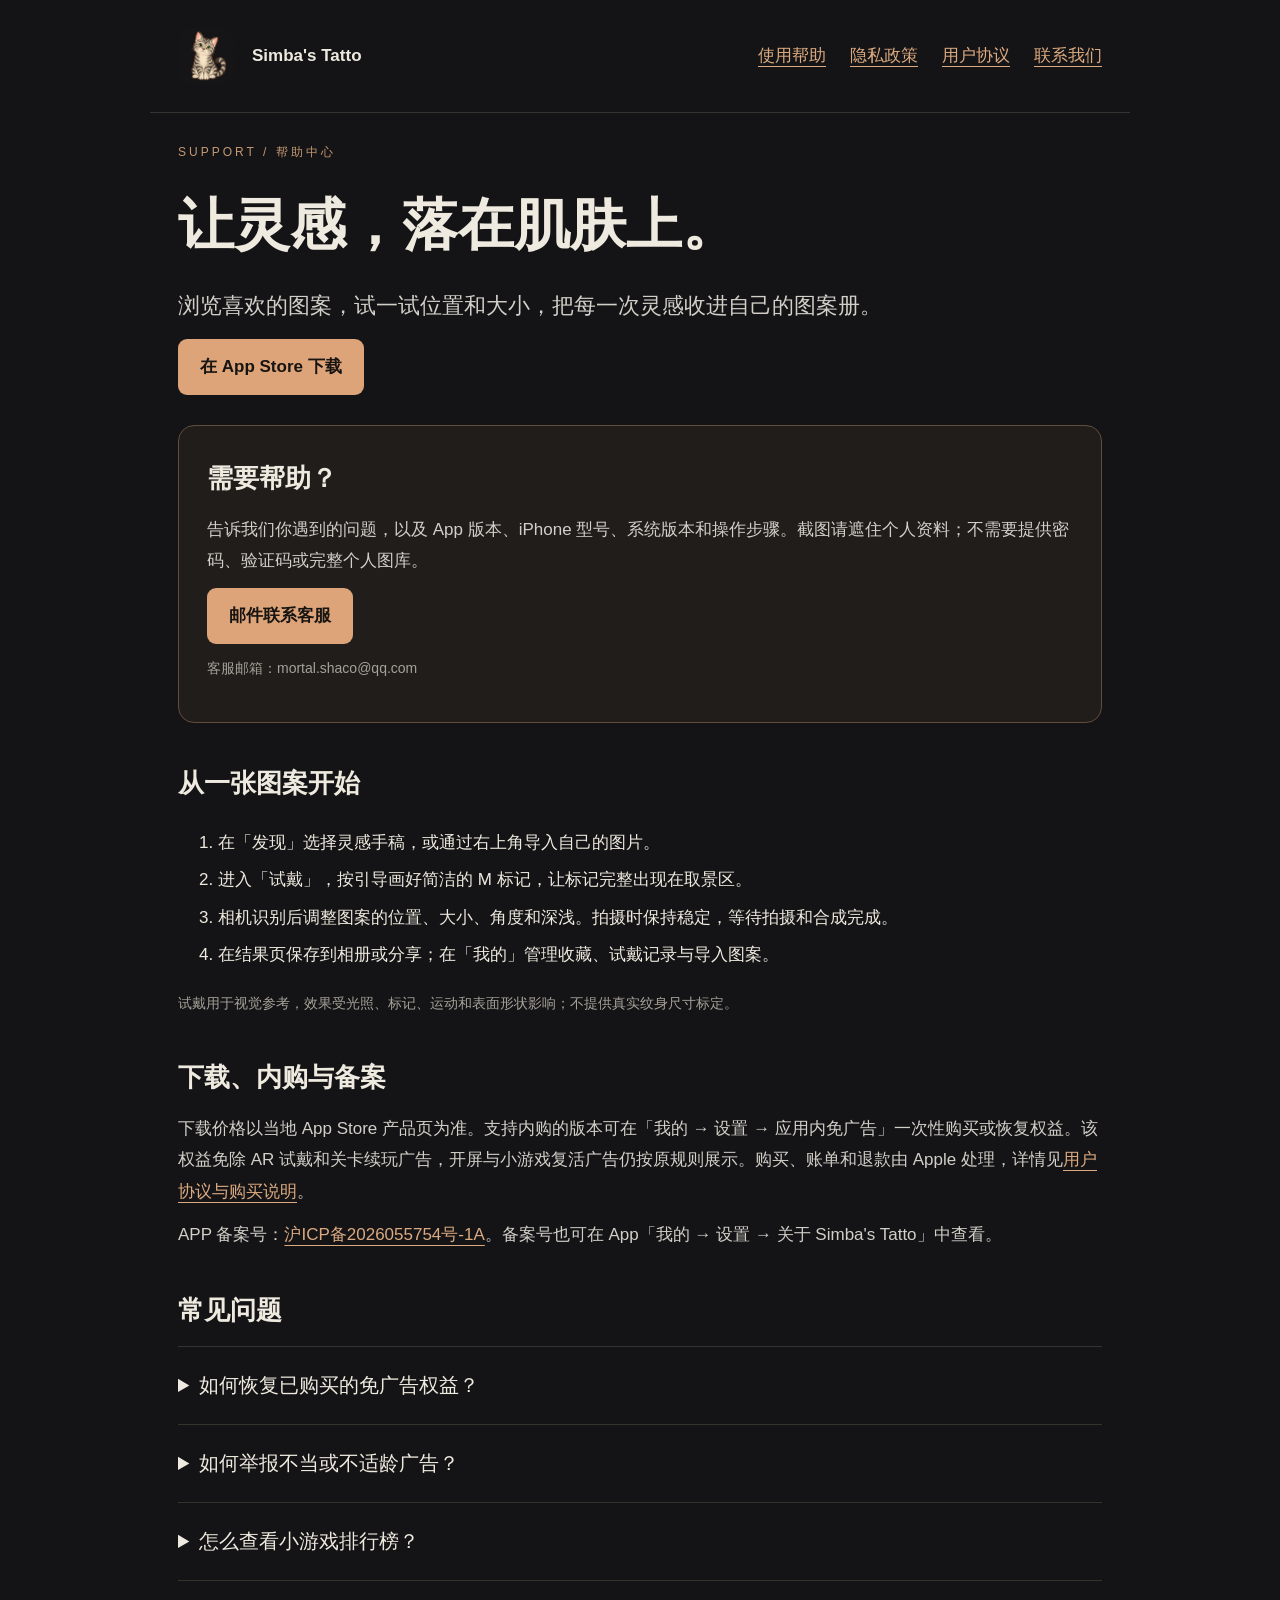
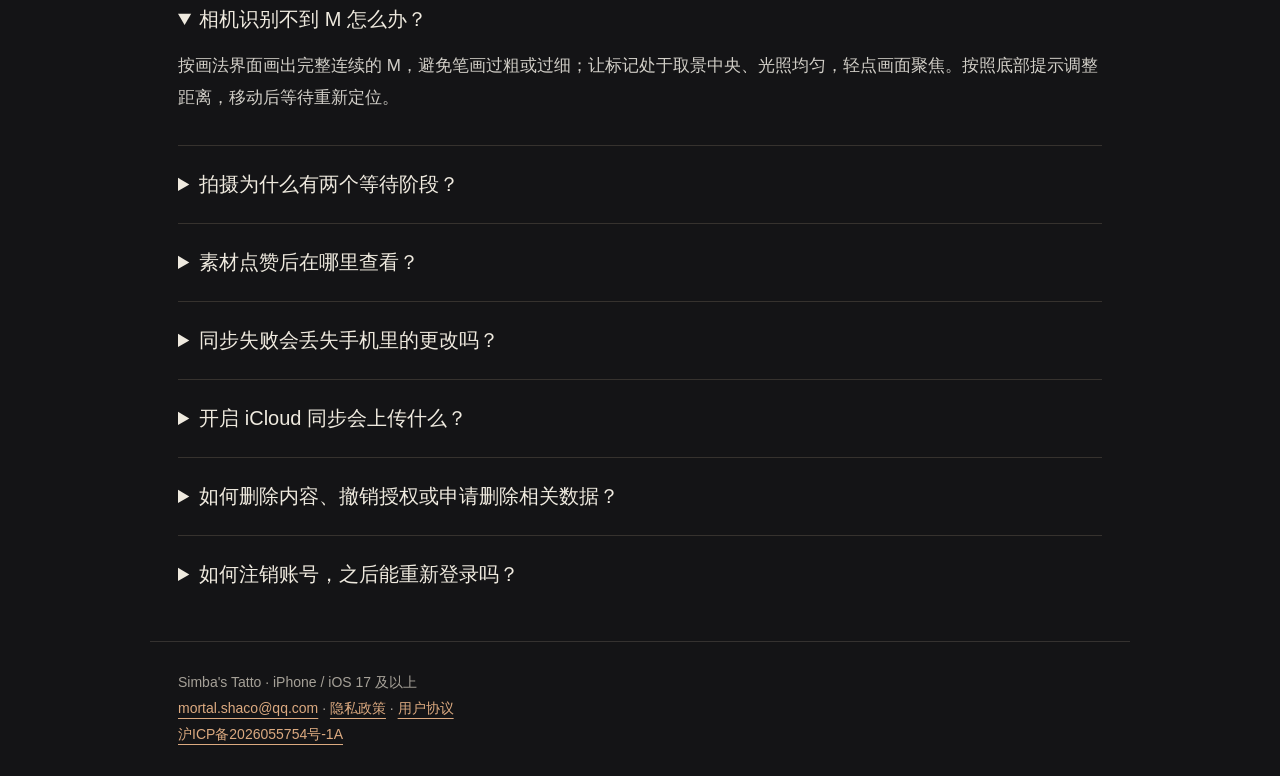
<file: index.html>
<!doctype html>
<html lang="zh-CN"><head><meta charset="utf-8"><meta name="viewport" content="width=device-width,initial-scale=1"><title>使用帮助 · Simba's Tatto</title><meta name="description" content="Simba's Tatto 的试戴帮助、图案管理、同步说明与客服联系方式。"><link rel="stylesheet" href="style.css"><link rel="icon" href="assets/icon.png"></head><body>
<header><img src="assets/icon.png" alt="Simba 狸花猫标志"><strong>Simba's Tatto</strong><nav aria-label="网站导航"><a href="index.html">使用帮助</a><a href="privacy.html">隐私政策</a><a href="terms.html">用户协议</a><a href="mailto:mortal.shaco@qq.com">联系我们</a></nav></header>
<main><div class="eyebrow">SUPPORT / 帮助中心</div><h1>让灵感，落在肌肤上。</h1><p class="lead">浏览喜欢的图案，试一试位置和大小，把每一次灵感收进自己的图案册。</p>
<a class="button" href="https://apps.apple.com/cn/app/simbas-tatto/id1471930254">在 App Store 下载</a>
<div class="contact"><h2 style="margin-top:0">需要帮助？</h2><p>告诉我们你遇到的问题，以及 App 版本、iPhone 型号、系统版本和操作步骤。截图请遮住个人资料；不需要提供密码、验证码或完整个人图库。</p><a class="button" href="mailto:mortal.shaco@qq.com?subject=Simba%27s%20Tatto%20使用反馈">邮件联系客服</a><p class="small">客服邮箱：mortal.shaco@qq.com</p></div>
<h2>从一张图案开始</h2><ol><li>在「发现」选择灵感手稿，或通过右上角导入自己的图片。</li><li>进入「试戴」，按引导画好简洁的 M 标记，让标记完整出现在取景区。</li><li>相机识别后调整图案的位置、大小、角度和深浅。拍摄时保持稳定，等待拍摄和合成完成。</li><li>在结果页保存到相册或分享；在「我的」管理收藏、试戴记录与导入图案。</li></ol><p class="small">试戴用于视觉参考，效果受光照、标记、运动和表面形状影响；不提供真实纹身尺寸标定。</p>
<h2>下载、内购与备案</h2><p>下载价格以当地 App Store 产品页为准。支持内购的版本可在「我的 → 设置 → 应用内免广告」一次性购买或恢复权益。该权益免除 AR 试戴和关卡续玩广告，开屏与小游戏复活广告仍按原规则展示。购买、账单和退款由 Apple 处理，详情见<a href="terms.html">用户协议与购买说明</a>。</p><p>APP 备案号：<a href="https://beian.miit.gov.cn/" rel="noreferrer">沪ICP备2026055754号-1A</a>。备案号也可在 App「我的 → 设置 → 关于 Simba's Tatto」中查看。</p>
<h2>常见问题</h2><div class="faq">
<details><summary>如何恢复已购买的免广告权益？</summary><p>在支持内购的版本中，使用购买时的 Apple 账户，进入「我的 → 设置 → 应用内免广告」，点「恢复购买」。价格与购买记录以 Apple 显示为准。</p></details>
<details id="report-ad"><summary>如何举报不当或不适龄广告？</summary><p>在 App 进入「我的 → 设置 → 举报不当广告」，或<a href="mailto:mortal.shaco@qq.com?subject=Simba%27s%20Tatto%20广告举报">发送广告举报邮件</a>。请说明广告内容、出现时间和位置。截图请遮住个人资料。</p></details>
<details><summary>怎么查看小游戏排行榜？</summary><p>在支持排行榜的版本中，从「我的」打开任一小游戏，点右上角「排行榜」并连接 Game Center。只有主动确认提交，才会公开你的 Game Center 昵称和积分。</p></details>
<details open><summary>相机识别不到 M 怎么办？</summary><p>按画法界面画出完整连续的 M，避免笔画过粗或过细；让标记处于取景中央、光照均匀，轻点画面聚焦。按照底部提示调整距离，移动后等待重新定位。</p></details>
<details><summary>拍摄为什么有两个等待阶段？</summary><p>「拍摄中」会取三张照片，请保持手机和标记稳定；「合成中」会处理图案效果。完成后进入结果页；如果出现失败提示，按提示重试。</p></details>
<details><summary>素材点赞后在哪里查看？</summary><p>点赞成功的素材会进入「我的 → 收藏图案」，与灵感手稿收藏一起展示。「我的图案」只显示你主动导入的图片。</p></details>
<details><summary>同步失败会丢失手机里的更改吗？</summary><p>失败时手机上的更改会保留。检查网络、App 的 Apple 登录以及手机的 iCloud 状态，再点「立即同步」。不同设备需使用匹配的账号并开启同步；暂停不会删除已经保存的内容。</p></details>
<details><summary>开启 iCloud 同步会上传什么？</summary><p>开启时会说明并确认收藏、导入图案、试戴照片与记录、Apple 提供的基本资料及小游戏最高分等内容的同步与管理员审核用途。素材浏览历史另按手机 iCloud 账号同步。详情请阅读<a href="privacy.html">隐私政策</a>。</p></details>
<details><summary>如何删除内容、撤销授权或申请删除相关数据？</summary><p>在 App 的图案或试戴记录列表长按删除；开启同步时，删除操作会同步到其他设备。你可以暂停同步或退出 App 登录，也可在 Apple 账号设置中撤销授权。暂停、退出、撤销授权或卸载不等于删除已有云端内容。如需申请查询、更正或删除由维护者处理的资料，请邮件联系。</p></details>
<details><summary>如何注销账号，之后能重新登录吗？</summary><p>在支持账号注销的版本中，登录后打开「我的 → 设置 → 账号与同步 → 注销账号」。阅读范围并勾选确认后分步清理本机、当前应用/云环境本人云端与后台数据，失败保留重试入口，后台确认前不会显示完成。完成后可使用同一 Apple 账号重新原生登录空账号；本机旧缓存清理期间显示“准备新账号”，不会重启注销。数据无法恢复；后台只保留最小注销历史。系统 Apple 授权需在设置中单独停止。处理问题可联系 mortal.shaco@qq.com。</p></details></div></main><footer>Simba's Tatto · iPhone / iOS 17 及以上<br><a href="mailto:mortal.shaco@qq.com">mortal.shaco@qq.com</a> · <a href="privacy.html">隐私政策</a> · <a href="terms.html">用户协议</a><br><a href="https://beian.miit.gov.cn/" rel="noreferrer">沪ICP备2026055754号-1A</a></footer></body></html>
</file>
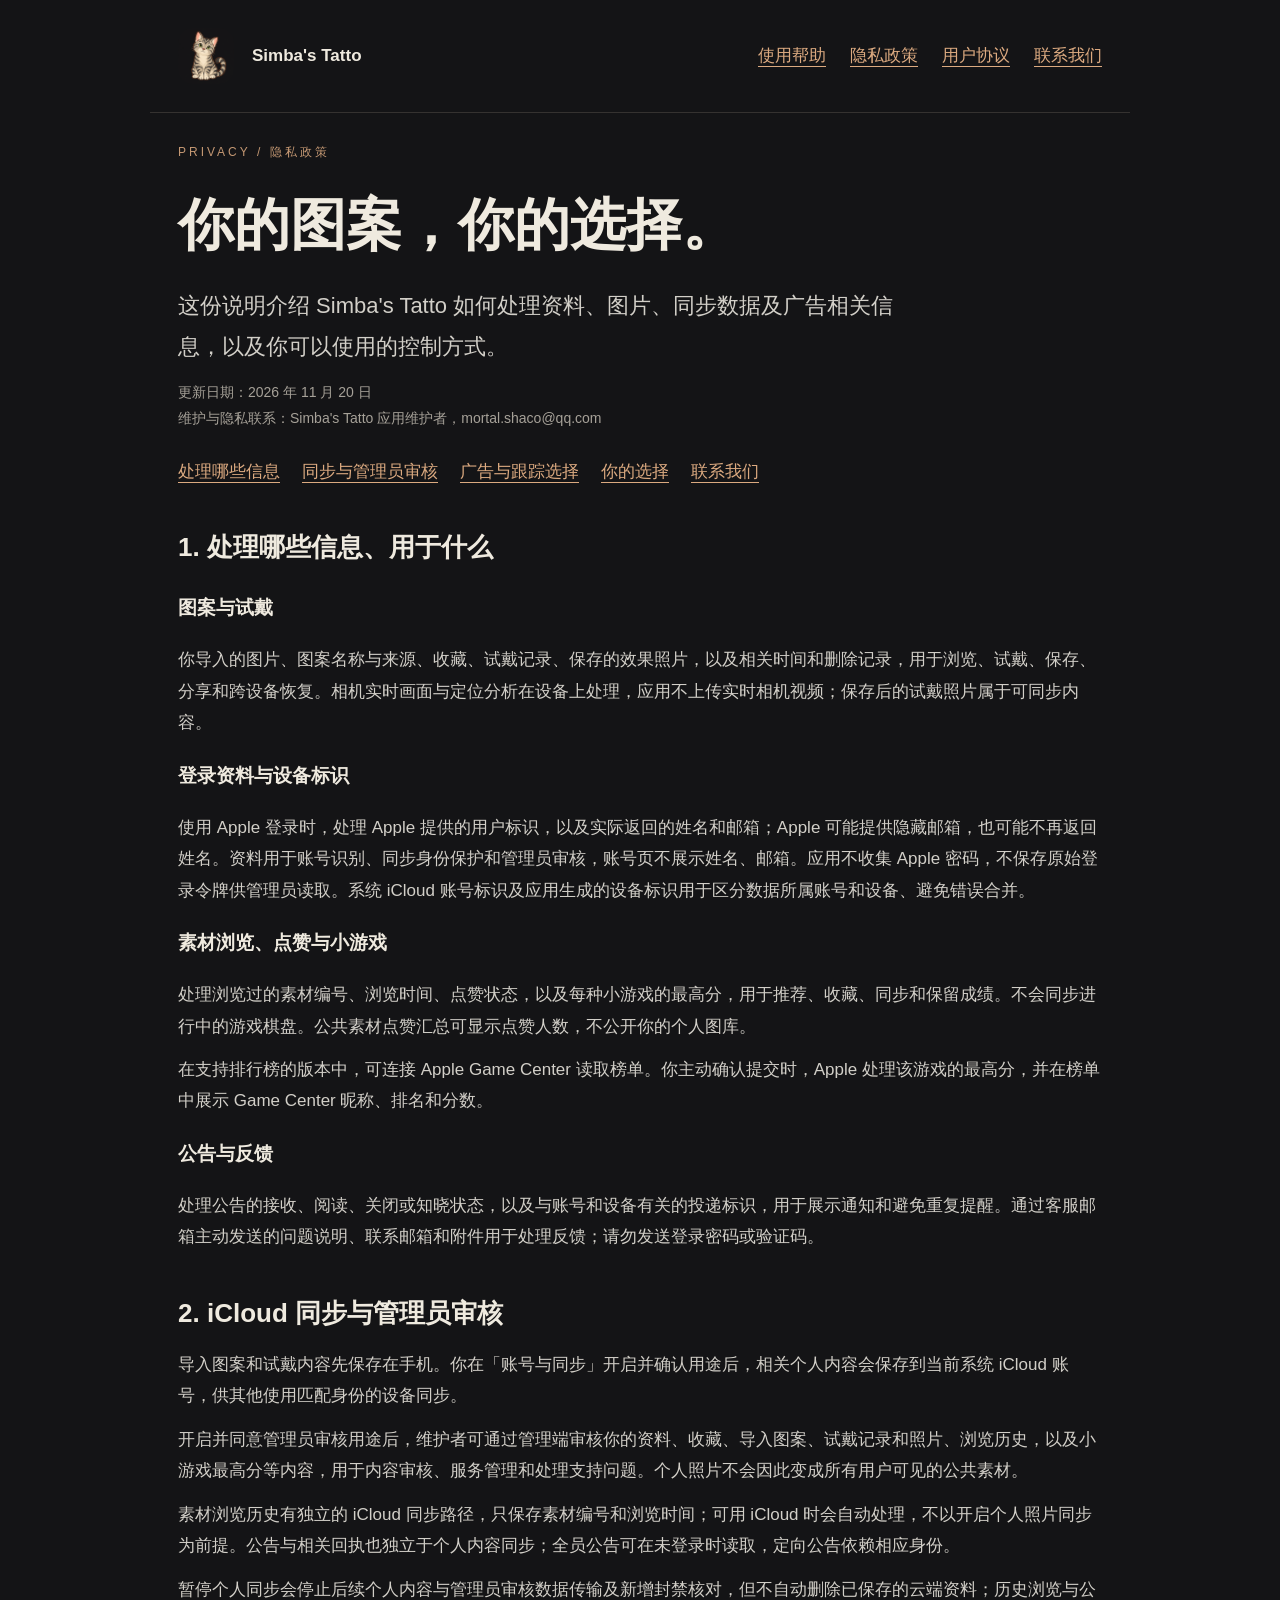
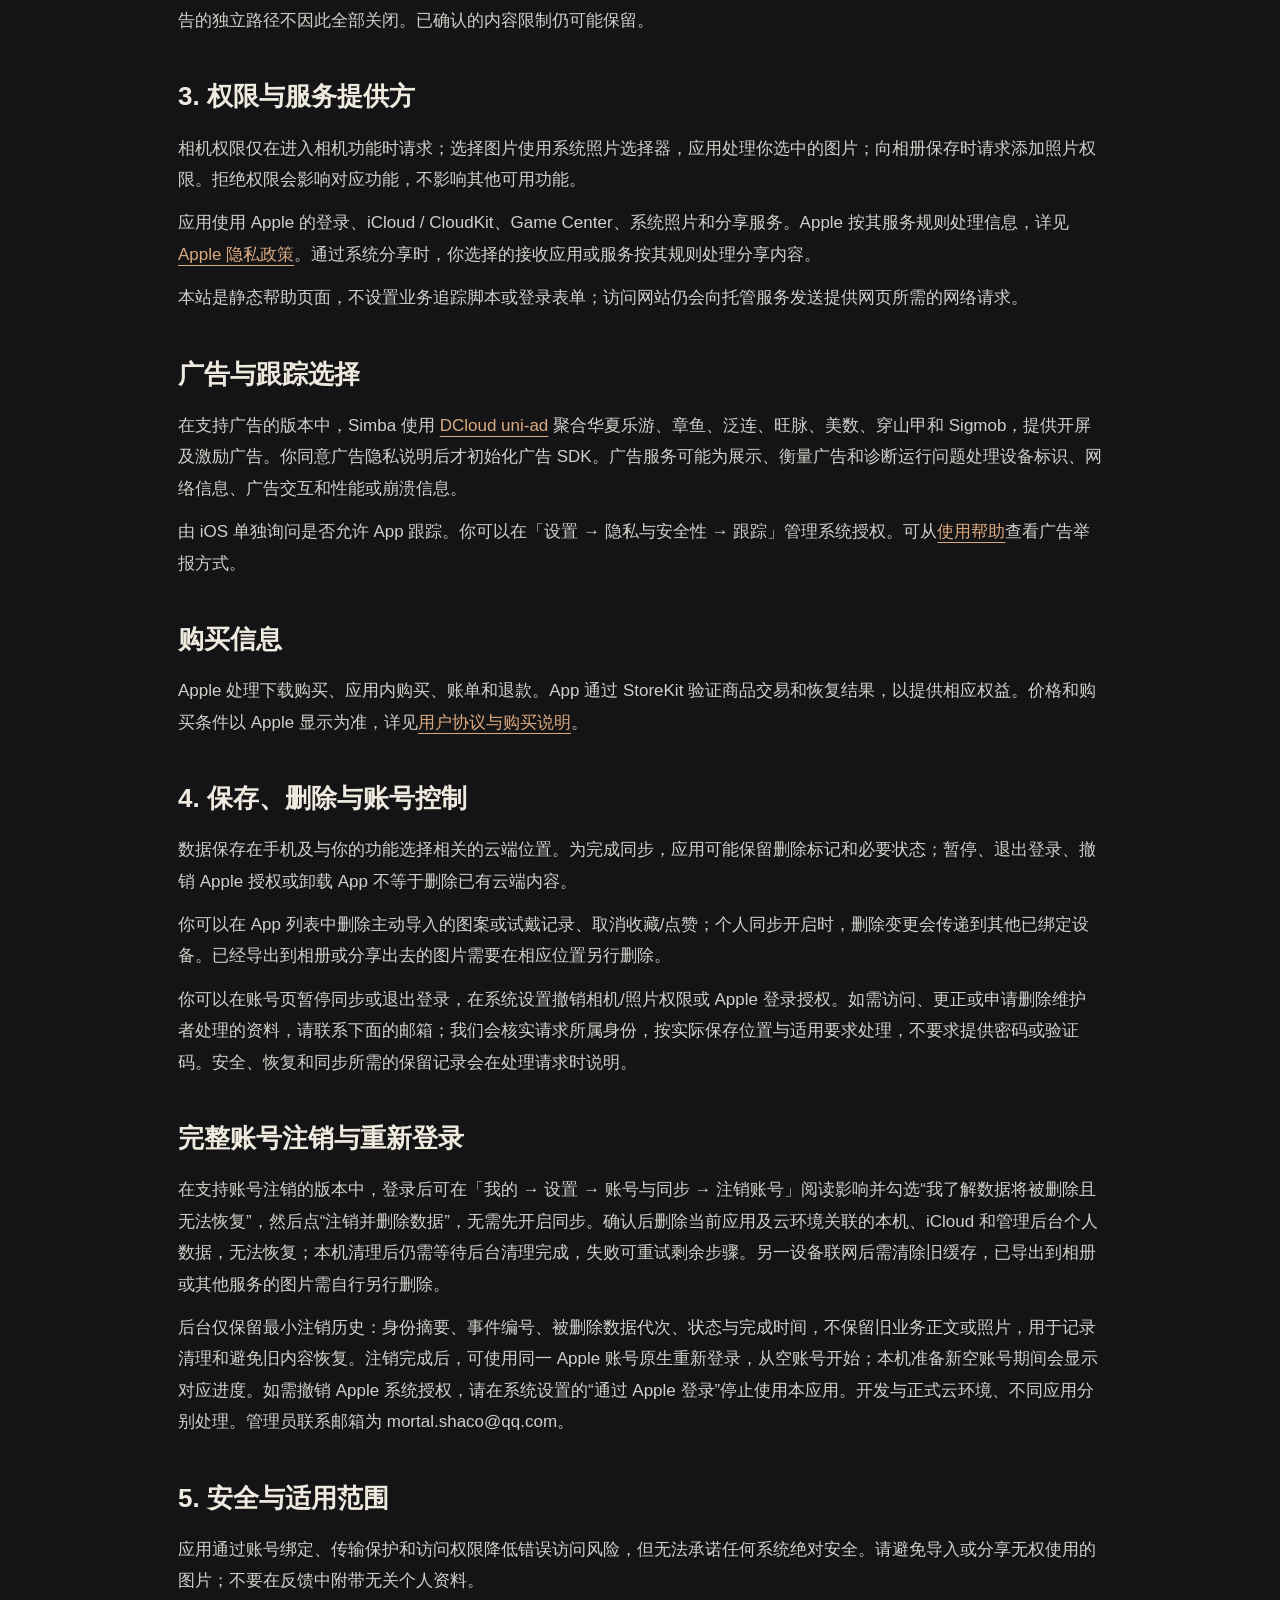
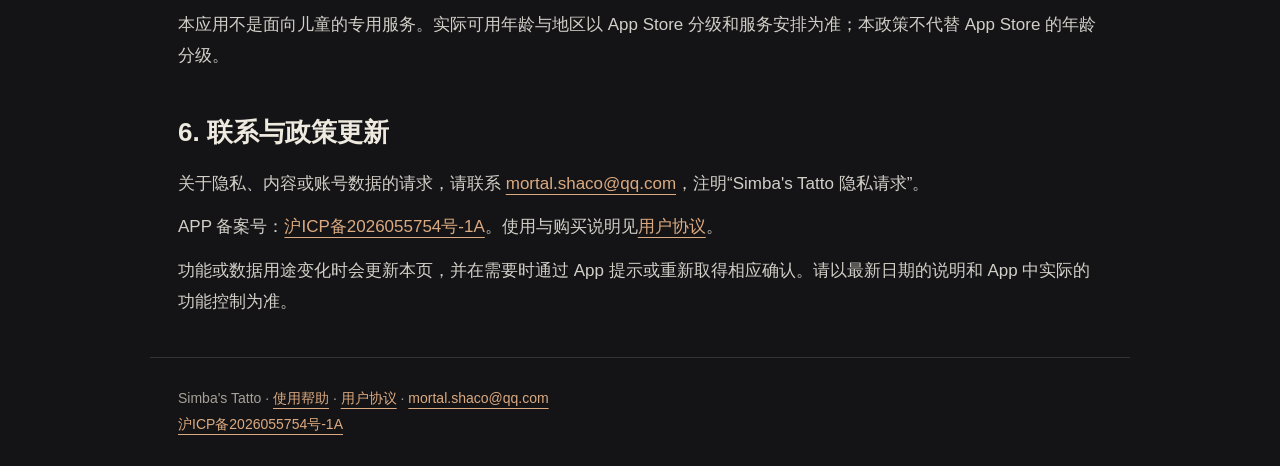
<file: privacy.html>
<!doctype html>
<html lang="zh-CN"><head><meta charset="utf-8"><meta name="viewport" content="width=device-width,initial-scale=1"><title>隐私政策 · Simba's Tatto</title><meta name="description" content="了解 Simba's Tatto 对资料、图片、浏览历史与同步数据的处理，以及你的选择。"><link rel="stylesheet" href="style.css"><link rel="icon" href="assets/icon.png"></head><body>
<header><img src="assets/icon.png" alt="Simba 狸花猫标志"><strong>Simba's Tatto</strong><nav aria-label="网站导航"><a href="index.html">使用帮助</a><a href="privacy.html">隐私政策</a><a href="terms.html">用户协议</a><a href="mailto:mortal.shaco@qq.com">联系我们</a></nav></header>
<main><div class="eyebrow">PRIVACY / 隐私政策</div><h1>你的图案，你的选择。</h1><p class="lead">这份说明介绍 Simba's Tatto 如何处理资料、图片、同步数据及广告相关信息，以及你可以使用的控制方式。</p><p class="small">更新日期：2026 年 11 月 20 日<br>维护与隐私联系：Simba's Tatto 应用维护者，mortal.shaco@qq.com</p>
<div class="contents"><a href="#data">处理哪些信息</a><a href="#sync">同步与管理员审核</a><a href="#ads">广告与跟踪选择</a><a href="#control">你的选择</a><a href="#contact">联系我们</a></div>
<section id="data"><h2>1. 处理哪些信息、用于什么</h2><h3>图案与试戴</h3><p>你导入的图片、图案名称与来源、收藏、试戴记录、保存的效果照片，以及相关时间和删除记录，用于浏览、试戴、保存、分享和跨设备恢复。相机实时画面与定位分析在设备上处理，应用不上传实时相机视频；保存后的试戴照片属于可同步内容。</p>
<h3>登录资料与设备标识</h3><p>使用 Apple 登录时，处理 Apple 提供的用户标识，以及实际返回的姓名和邮箱；Apple 可能提供隐藏邮箱，也可能不再返回姓名。资料用于账号识别、同步身份保护和管理员审核，账号页不展示姓名、邮箱。应用不收集 Apple 密码，不保存原始登录令牌供管理员读取。系统 iCloud 账号标识及应用生成的设备标识用于区分数据所属账号和设备、避免错误合并。</p>
<h3>素材浏览、点赞与小游戏</h3><p>处理浏览过的素材编号、浏览时间、点赞状态，以及每种小游戏的最高分，用于推荐、收藏、同步和保留成绩。不会同步进行中的游戏棋盘。公共素材点赞汇总可显示点赞人数，不公开你的个人图库。</p><p>在支持排行榜的版本中，可连接 Apple Game Center 读取榜单。你主动确认提交时，Apple 处理该游戏的最高分，并在榜单中展示 Game Center 昵称、排名和分数。</p>
<h3>公告与反馈</h3><p>处理公告的接收、阅读、关闭或知晓状态，以及与账号和设备有关的投递标识，用于展示通知和避免重复提醒。通过客服邮箱主动发送的问题说明、联系邮箱和附件用于处理反馈；请勿发送登录密码或验证码。</p></section>
<section id="sync"><h2>2. iCloud 同步与管理员审核</h2><p>导入图案和试戴内容先保存在手机。你在「账号与同步」开启并确认用途后，相关个人内容会保存到当前系统 iCloud 账号，供其他使用匹配身份的设备同步。</p><p>开启并同意管理员审核用途后，维护者可通过管理端审核你的资料、收藏、导入图案、试戴记录和照片、浏览历史，以及小游戏最高分等内容，用于内容审核、服务管理和处理支持问题。个人照片不会因此变成所有用户可见的公共素材。</p><p>素材浏览历史有独立的 iCloud 同步路径，只保存素材编号和浏览时间；可用 iCloud 时会自动处理，不以开启个人照片同步为前提。公告与相关回执也独立于个人内容同步；全员公告可在未登录时读取，定向公告依赖相应身份。</p><p>暂停个人同步会停止后续个人内容与管理员审核数据传输及新增封禁核对，但不自动删除已保存的云端资料；历史浏览与公告的独立路径不因此全部关闭。已确认的内容限制仍可能保留。</p></section>
<section><h2>3. 权限与服务提供方</h2><p>相机权限仅在进入相机功能时请求；选择图片使用系统照片选择器，应用处理你选中的图片；向相册保存时请求添加照片权限。拒绝权限会影响对应功能，不影响其他可用功能。</p><p>应用使用 Apple 的登录、iCloud / CloudKit、Game Center、系统照片和分享服务。Apple 按其服务规则处理信息，详见<a href="https://www.apple.com/legal/privacy/" rel="noreferrer">Apple 隐私政策</a>。通过系统分享时，你选择的接收应用或服务按其规则处理分享内容。</p><p>本站是静态帮助页面，不设置业务追踪脚本或登录表单；访问网站仍会向托管服务发送提供网页所需的网络请求。</p></section>
<section id="ads"><h2>广告与跟踪选择</h2><p>在支持广告的版本中，Simba 使用 <a href="https://dcloud.io/license/uni-ad.html" rel="noreferrer">DCloud uni-ad</a> 聚合华夏乐游、章鱼、泛连、旺脉、美数、穿山甲和 Sigmob，提供开屏及激励广告。你同意广告隐私说明后才初始化广告 SDK。广告服务可能为展示、衡量广告和诊断运行问题处理设备标识、网络信息、广告交互和性能或崩溃信息。</p><p>由 iOS 单独询问是否允许 App 跟踪。你可以在「设置 → 隐私与安全性 → 跟踪」管理系统授权。可从<a href="index.html#report-ad">使用帮助</a>查看广告举报方式。</p></section>
<section><h2>购买信息</h2><p>Apple 处理下载购买、应用内购买、账单和退款。App 通过 StoreKit 验证商品交易和恢复结果，以提供相应权益。价格和购买条件以 Apple 显示为准，详见<a href="terms.html">用户协议与购买说明</a>。</p></section>
<section id="control"><h2>4. 保存、删除与账号控制</h2><p>数据保存在手机及与你的功能选择相关的云端位置。为完成同步，应用可能保留删除标记和必要状态；暂停、退出登录、撤销 Apple 授权或卸载 App 不等于删除已有云端内容。</p><p>你可以在 App 列表中删除主动导入的图案或试戴记录、取消收藏/点赞；个人同步开启时，删除变更会传递到其他已绑定设备。已经导出到相册或分享出去的图片需要在相应位置另行删除。</p><p>你可以在账号页暂停同步或退出登录，在系统设置撤销相机/照片权限或 Apple 登录授权。如需访问、更正或申请删除维护者处理的资料，请联系下面的邮箱；我们会核实请求所属身份，按实际保存位置与适用要求处理，不要求提供密码或验证码。安全、恢复和同步所需的保留记录会在处理请求时说明。</p></section>
<section><h2>完整账号注销与重新登录</h2><p>在支持账号注销的版本中，登录后可在「我的 → 设置 → 账号与同步 → 注销账号」阅读影响并勾选“我了解数据将被删除且无法恢复”，然后点“注销并删除数据”，无需先开启同步。确认后删除当前应用及云环境关联的本机、iCloud 和管理后台个人数据，无法恢复；本机清理后仍需等待后台清理完成，失败可重试剩余步骤。另一设备联网后需清除旧缓存，已导出到相册或其他服务的图片需自行另行删除。</p><p>后台仅保留最小注销历史：身份摘要、事件编号、被删除数据代次、状态与完成时间，不保留旧业务正文或照片，用于记录清理和避免旧内容恢复。注销完成后，可使用同一 Apple 账号原生重新登录，从空账号开始；本机准备新空账号期间会显示对应进度。如需撤销 Apple 系统授权，请在系统设置的“通过 Apple 登录”停止使用本应用。开发与正式云环境、不同应用分别处理。管理员联系邮箱为 mortal.shaco@qq.com。</p></section><section><h2>5. 安全与适用范围</h2><p>应用通过账号绑定、传输保护和访问权限降低错误访问风险，但无法承诺任何系统绝对安全。请避免导入或分享无权使用的图片；不要在反馈中附带无关个人资料。</p><p>本应用不是面向儿童的专用服务。实际可用年龄与地区以 App Store 分级和服务安排为准；本政策不代替 App Store 的年龄分级。</p></section>
<section id="contact"><h2>6. 联系与政策更新</h2><p>关于隐私、内容或账号数据的请求，请联系 <a href="mailto:mortal.shaco@qq.com">mortal.shaco@qq.com</a>，注明“Simba's Tatto 隐私请求”。</p><p>APP 备案号：<a href="https://beian.miit.gov.cn/" rel="noreferrer">沪ICP备2026055754号-1A</a>。使用与购买说明见<a href="terms.html">用户协议</a>。</p><p>功能或数据用途变化时会更新本页，并在需要时通过 App 提示或重新取得相应确认。请以最新日期的说明和 App 中实际的功能控制为准。</p></section>
</main><footer>Simba's Tatto · <a href="index.html">使用帮助</a> · <a href="terms.html">用户协议</a> · <a href="mailto:mortal.shaco@qq.com">mortal.shaco@qq.com</a><br><a href="https://beian.miit.gov.cn/" rel="noreferrer">沪ICP备2026055754号-1A</a></footer></body></html>
</file>
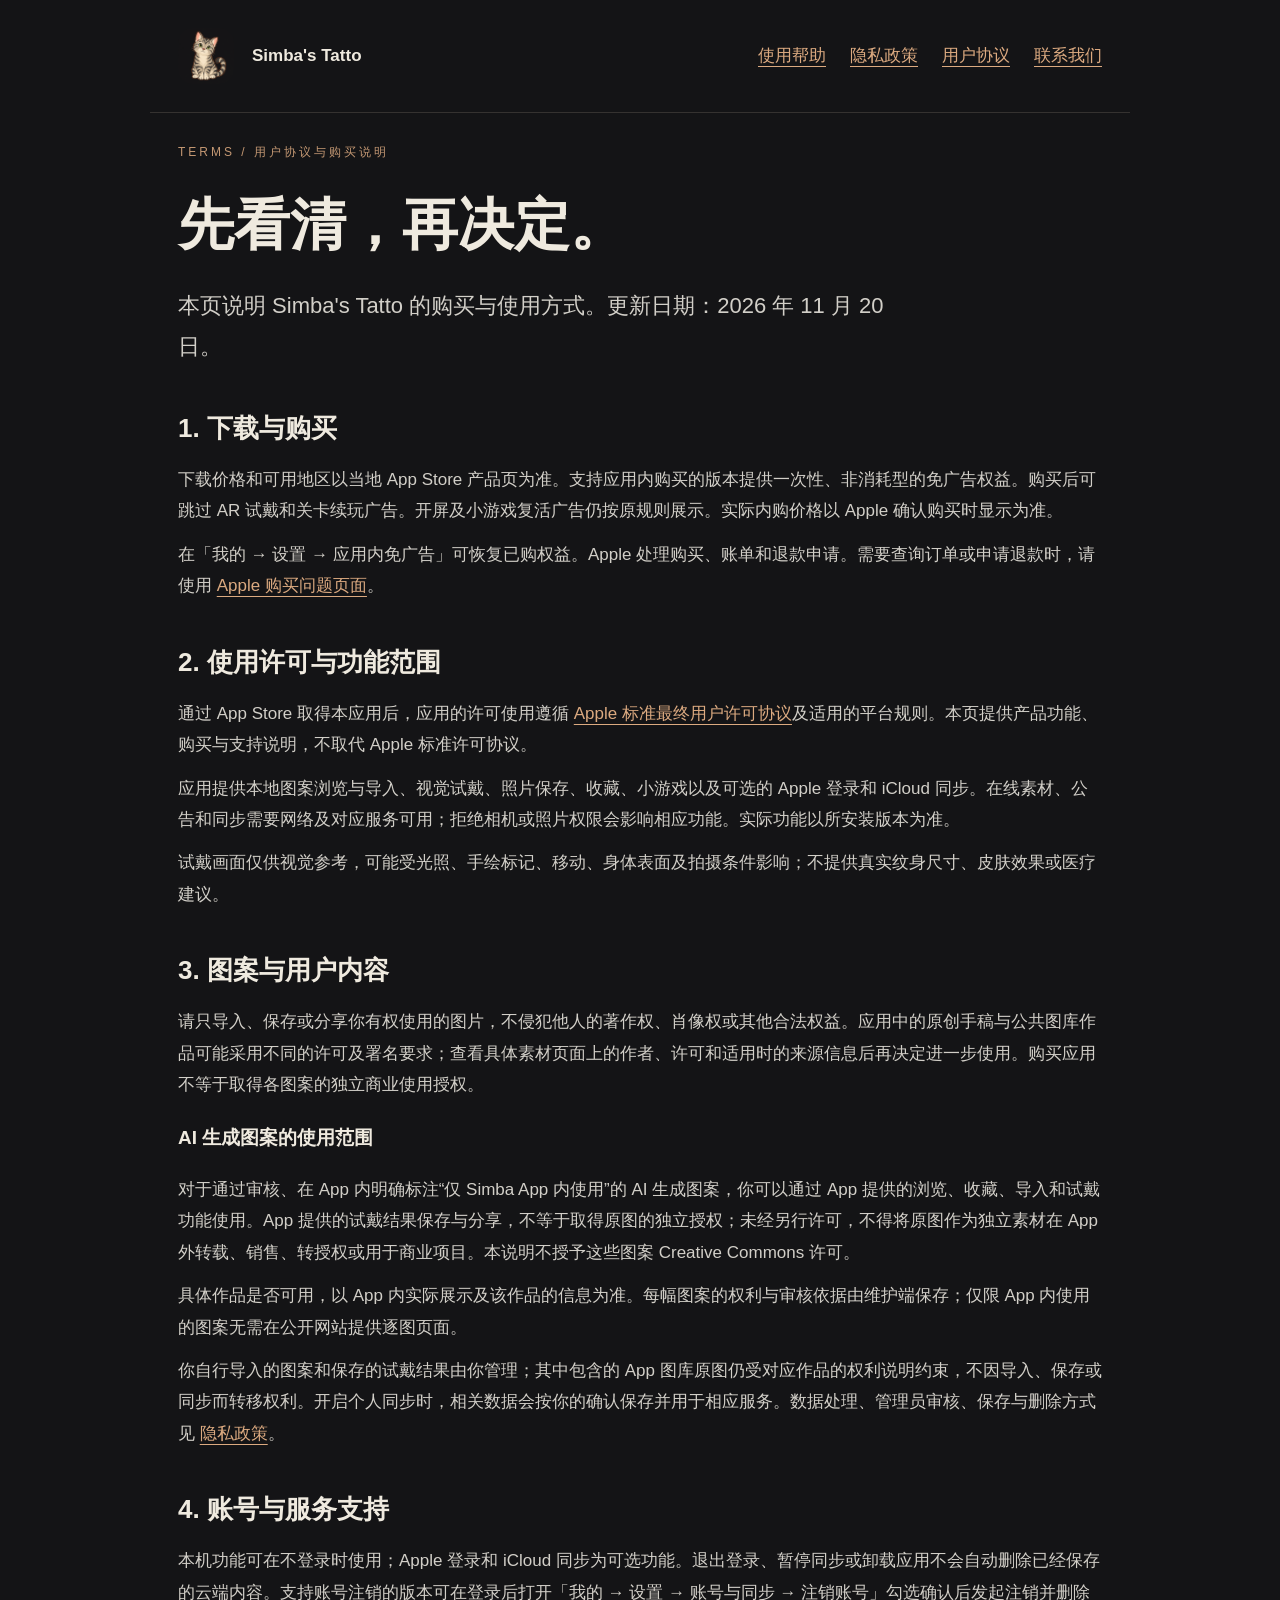
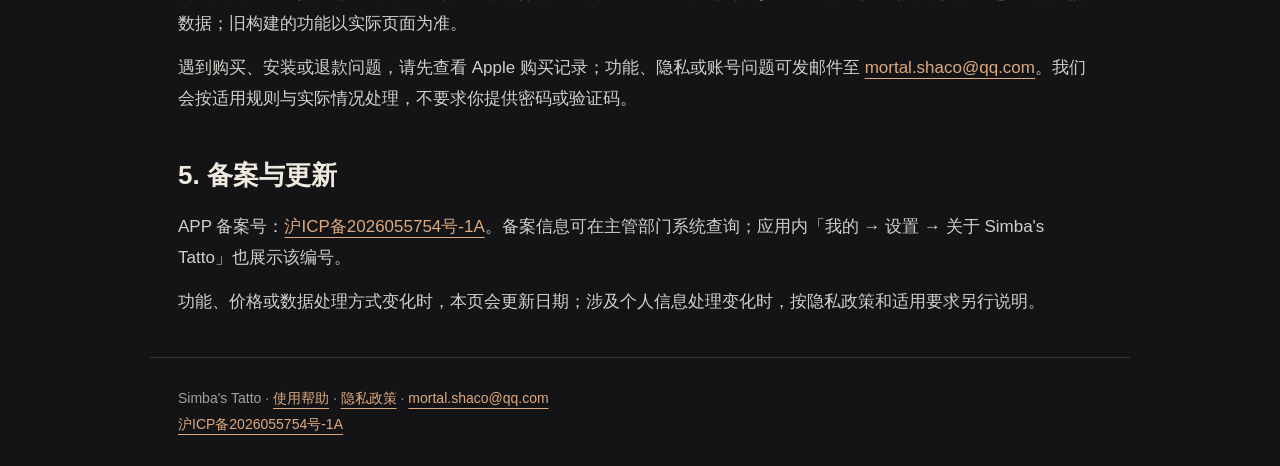
<file: terms.html>
<!doctype html>
<html lang="zh-CN">
<head>
  <meta charset="utf-8">
  <meta name="viewport" content="width=device-width,initial-scale=1">
  <title>用户协议与购买说明 · Simba's Tatto</title>
  <meta name="description" content="了解 Simba's Tatto 的一次性购买、使用范围、内容权利与服务支持。">
  <link rel="stylesheet" href="style.css">
  <link rel="icon" href="assets/icon.png">
</head>
<body>
<header><img src="assets/icon.png" alt="Simba 狸花猫标志"><strong>Simba's Tatto</strong><nav aria-label="网站导航"><a href="index.html">使用帮助</a><a href="privacy.html">隐私政策</a><a href="terms.html">用户协议</a><a href="mailto:mortal.shaco@qq.com">联系我们</a></nav></header>
<main>
  <div class="eyebrow">TERMS / 用户协议与购买说明</div>
  <h1>先看清，再决定。</h1>
  <p class="lead">本页说明 Simba's Tatto 的购买与使用方式。更新日期：2026 年 11 月 20 日。</p>
  <section><h2>1. 下载与购买</h2>
    <p>下载价格和可用地区以当地 App Store 产品页为准。支持应用内购买的版本提供一次性、非消耗型的免广告权益。购买后可跳过 AR 试戴和关卡续玩广告。开屏及小游戏复活广告仍按原规则展示。实际内购价格以 Apple 确认购买时显示为准。</p>
    <p>在「我的 → 设置 → 应用内免广告」可恢复已购权益。Apple 处理购买、账单和退款申请。需要查询订单或申请退款时，请使用 <a href="https://reportaproblem.apple.com/" rel="noreferrer">Apple 购买问题页面</a>。</p>
  </section>
  <section><h2>2. 使用许可与功能范围</h2>
    <p>通过 App Store 取得本应用后，应用的许可使用遵循 <a href="https://www.apple.com/legal/internet-services/itunes/dev/stdeula/" rel="noreferrer">Apple 标准最终用户许可协议</a>及适用的平台规则。本页提供产品功能、购买与支持说明，不取代 Apple 标准许可协议。</p>
    <p>应用提供本地图案浏览与导入、视觉试戴、照片保存、收藏、小游戏以及可选的 Apple 登录和 iCloud 同步。在线素材、公告和同步需要网络及对应服务可用；拒绝相机或照片权限会影响相应功能。实际功能以所安装版本为准。</p>
    <p>试戴画面仅供视觉参考，可能受光照、手绘标记、移动、身体表面及拍摄条件影响；不提供真实纹身尺寸、皮肤效果或医疗建议。</p>
  </section>
  <section><h2>3. 图案与用户内容</h2>
    <p>请只导入、保存或分享你有权使用的图片，不侵犯他人的著作权、肖像权或其他合法权益。应用中的原创手稿与公共图库作品可能采用不同的许可及署名要求；查看具体素材页面上的作者、许可和适用时的来源信息后再决定进一步使用。购买应用不等于取得各图案的独立商业使用授权。</p>
    <h3 id="ai-generated-artwork-rights">AI 生成图案的使用范围</h3>
    <p>对于通过审核、在 App 内明确标注“仅 Simba App 内使用”的 AI 生成图案，你可以通过 App 提供的浏览、收藏、导入和试戴功能使用。App 提供的试戴结果保存与分享，不等于取得原图的独立授权；未经另行许可，不得将原图作为独立素材在 App 外转载、销售、转授权或用于商业项目。本说明不授予这些图案 Creative Commons 许可。</p>
    <p>具体作品是否可用，以 App 内实际展示及该作品的信息为准。每幅图案的权利与审核依据由维护端保存；仅限 App 内使用的图案无需在公开网站提供逐图页面。</p>
    <p>你自行导入的图案和保存的试戴结果由你管理；其中包含的 App 图库原图仍受对应作品的权利说明约束，不因导入、保存或同步而转移权利。开启个人同步时，相关数据会按你的确认保存并用于相应服务。数据处理、管理员审核、保存与删除方式见 <a href="privacy.html">隐私政策</a>。</p>
  </section>
  <section><h2>4. 账号与服务支持</h2>
    <p>本机功能可在不登录时使用；Apple 登录和 iCloud 同步为可选功能。退出登录、暂停同步或卸载应用不会自动删除已经保存的云端内容。支持账号注销的版本可在登录后打开「我的 → 设置 → 账号与同步 → 注销账号」勾选确认后发起注销并删除数据；旧构建的功能以实际页面为准。</p>
    <p>遇到购买、安装或退款问题，请先查看 Apple 购买记录；功能、隐私或账号问题可发邮件至 <a href="mailto:mortal.shaco@qq.com">mortal.shaco@qq.com</a>。我们会按适用规则与实际情况处理，不要求你提供密码或验证码。</p>
  </section>
  <section><h2>5. 备案与更新</h2>
    <p>APP 备案号：<a href="https://beian.miit.gov.cn/" rel="noreferrer">沪ICP备2026055754号-1A</a>。备案信息可在主管部门系统查询；应用内「我的 → 设置 → 关于 Simba's Tatto」也展示该编号。</p>
    <p>功能、价格或数据处理方式变化时，本页会更新日期；涉及个人信息处理变化时，按隐私政策和适用要求另行说明。</p>
  </section>
</main>
<footer>Simba's Tatto · <a href="index.html">使用帮助</a> · <a href="privacy.html">隐私政策</a> · <a href="mailto:mortal.shaco@qq.com">mortal.shaco@qq.com</a><br><a href="https://beian.miit.gov.cn/" rel="noreferrer">沪ICP备2026055754号-1A</a></footer>
</body>
</html>
</file>
<file: style.css>
*{box-sizing:border-box}body{margin:0;background:#141416;color:#efeadf;font:17px/1.85 -apple-system,BlinkMacSystemFont,"PingFang SC",sans-serif}a{color:#dcaa80;text-underline-offset:5px}header,main,footer{max-width:980px;margin:auto;padding:28px}header{display:flex;gap:18px;align-items:center;border-bottom:1px solid #353230}header img{width:56px;height:56px;border-radius:14px}nav{margin-left:auto;display:flex;gap:24px}h1{font-size:clamp(34px,6vw,56px);line-height:1.2;margin:28px 0}h2{font-size:26px;margin:36px 0 12px}h3{font-size:19px}p{margin:12px 0;color:#d2cfc8}.eyebrow{font-size:12px;letter-spacing:3px;color:#c49873}.lead{font-size:22px;max-width:730px}.contact{border:1px solid #634c3b;background:#201d1b;padding:28px;border-radius:16px;margin:30px 0}.button{display:inline-block;background:#dca478;color:#171412;border-radius:9px;padding:12px 22px;text-decoration:none;font-weight:600}.faq details{border-top:1px solid #36322e;padding:20px 0}summary{cursor:pointer;font-size:20px}.small{font-size:14px;color:#a6a198}footer{border-top:1px solid #353230;font-size:14px;color:#a6a198}li{padding:3px 0}.contents{display:flex;gap:10px 22px;flex-wrap:wrap;margin:24px 0}section{scroll-margin-top:20px}@media(max-width:600px){header,main,footer{padding:22px}header{flex-wrap:wrap}nav{width:100%;margin:0}h1{font-size:36px}.contact{padding:22px}}
</file>
